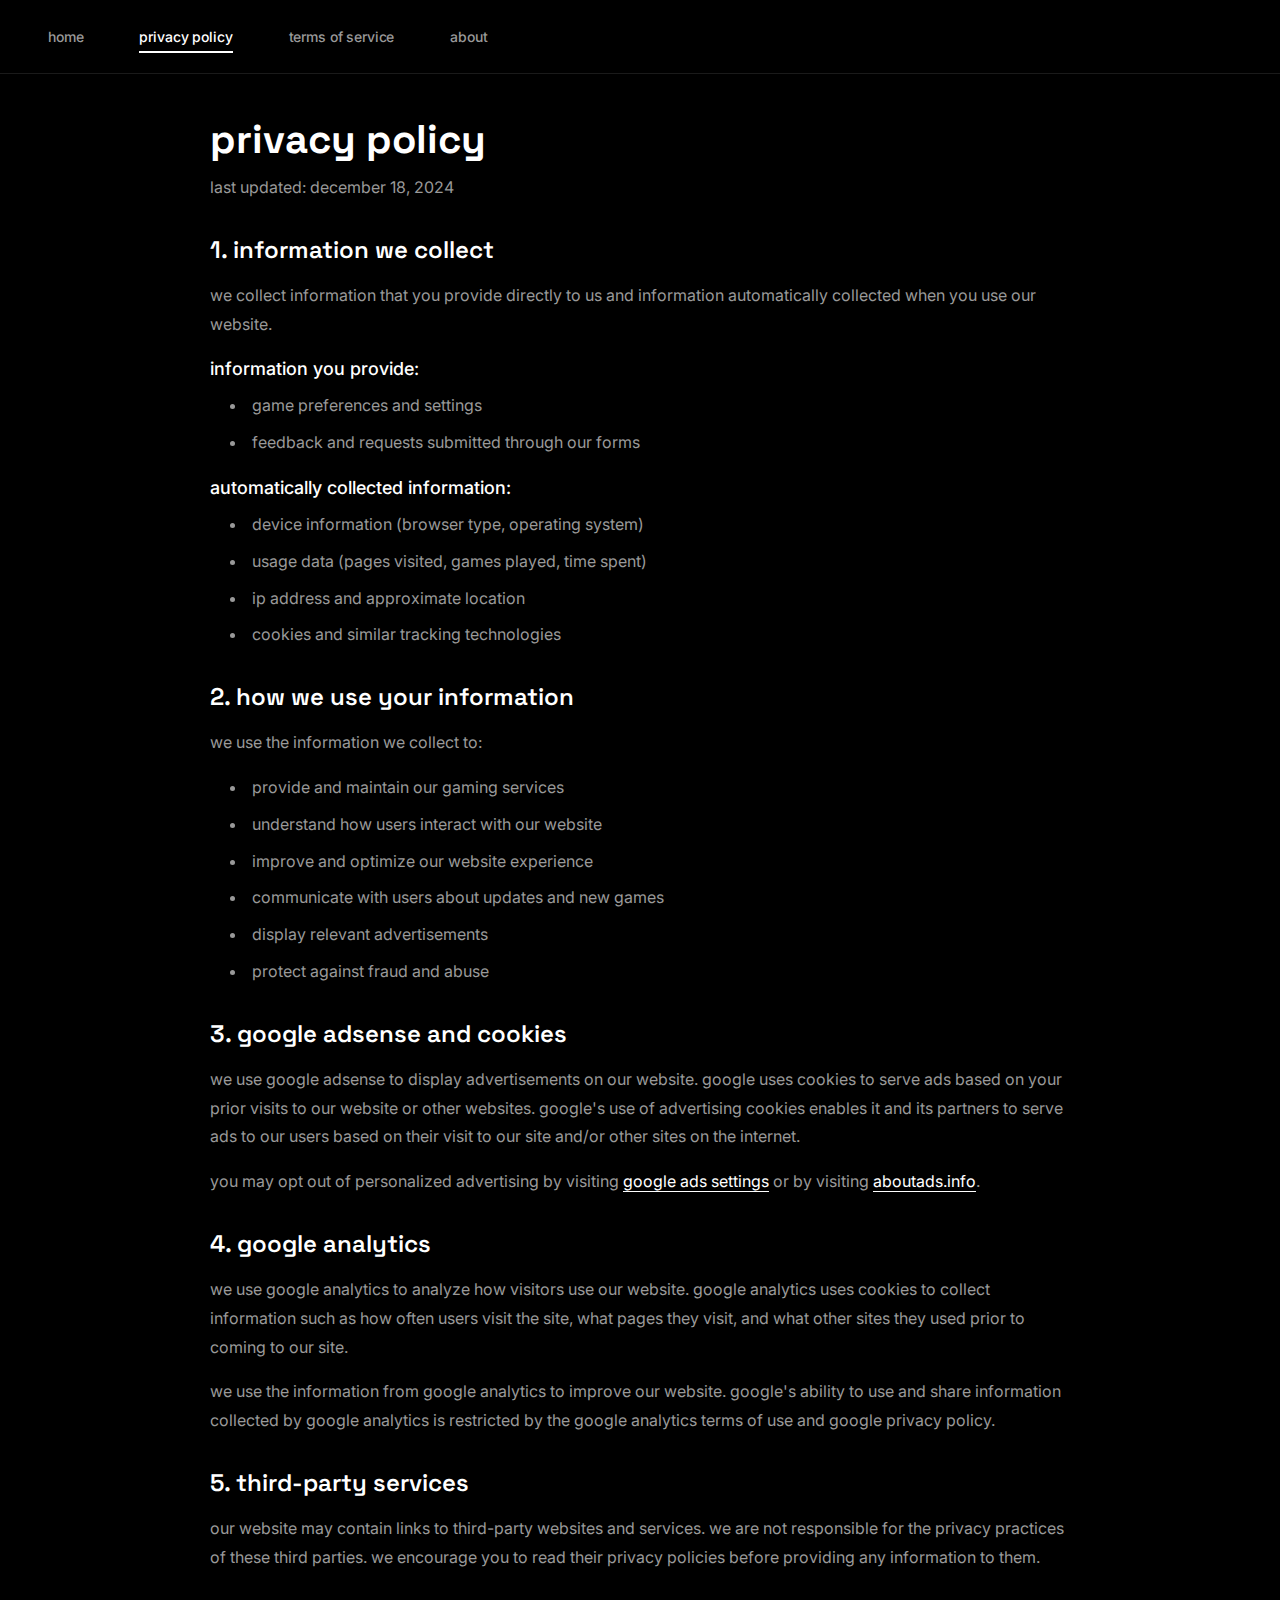
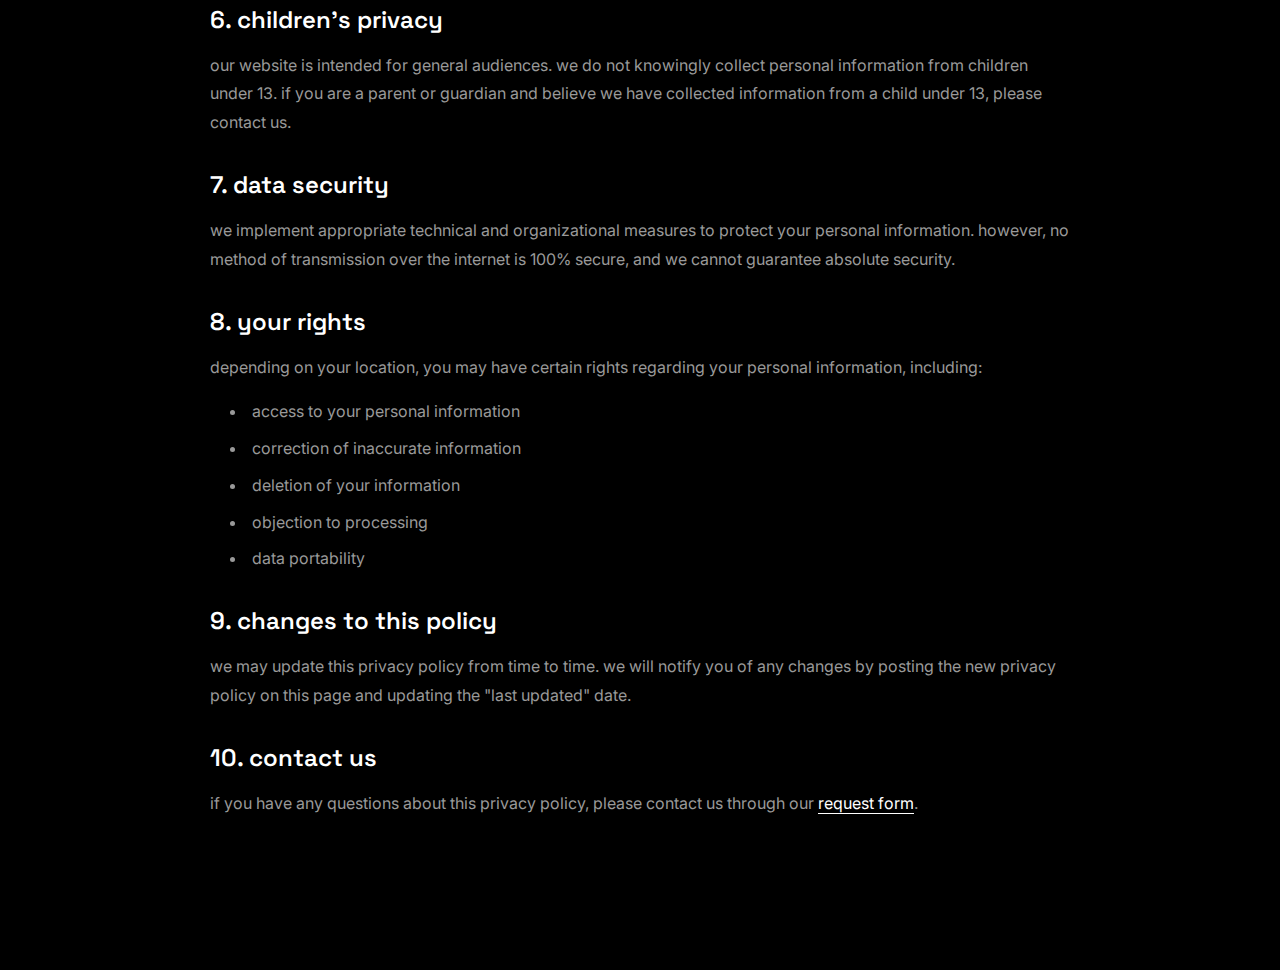
<file: privacy-policy.html>
<!DOCTYPE html>
<html lang="en">
<head>
    <meta charset="UTF-8">
    <meta name="viewport" content="width=device-width, initial-scale=1.0">
    <title>privacy policy | druskii128</title>
    <link rel="stylesheet" href="styles.css">
    <link rel="icon" href="favicon.ico" type="image/x-icon">
    <meta name="description" content="Privacy Policy for druskii128 games website">
    <!-- Google Analytics -->
    <script async src="https://www.googletagmanager.com/gtag/js?id=G-F08N1KVKEF"></script>
    <script>
      window.dataLayer = window.dataLayer || [];
      function gtag(){dataLayer.push(arguments);}
      gtag('js', new Date());
      gtag('config', 'G-F08N1KVKEF');
    </script>
    <!-- AdSense -->
    <script async src="https://pagead2.googlesyndication.com/pagead/js/adsbygoogle.js?client=ca-pub-9261158347206771" crossorigin="anonymous"></script>
</head>
<body>

<header class="menubar">
  <nav class="topnav">
    <a href="index.html">home</a>
    <a href="privacy-policy.html" class="active">privacy policy</a>
    <a href="terms-of-service.html">terms of service</a>
    <a href="about.html">about</a>
  </nav>
</header>

<main>
    <div class="policy-container">
        <h1>privacy policy</h1>
        <p class="last-updated">last updated: December 18, 2024</p>

        <section>
            <h2>1. information we collect</h2>
            <p>we collect information that you provide directly to us and information automatically collected when you use our website.</p>
            
            <h3>information you provide:</h3>
            <ul>
                <li>game preferences and settings</li>
                <li>feedback and requests submitted through our forms</li>
            </ul>

            <h3>automatically collected information:</h3>
            <ul>
                <li>device information (browser type, operating system)</li>
                <li>usage data (pages visited, games played, time spent)</li>
                <li>ip address and approximate location</li>
                <li>cookies and similar tracking technologies</li>
            </ul>
        </section>

        <section>
            <h2>2. how we use your information</h2>
            <p>we use the information we collect to:</p>
            <ul>
                <li>provide and maintain our gaming services</li>
                <li>understand how users interact with our website</li>
                <li>improve and optimize our website experience</li>
                <li>communicate with users about updates and new games</li>
                <li>display relevant advertisements</li>
                <li>protect against fraud and abuse</li>
            </ul>
        </section>

        <section>
            <h2>3. google adsense and cookies</h2>
            <p>we use google adsense to display advertisements on our website. google uses cookies to serve ads based on your prior visits to our website or other websites. google's use of advertising cookies enables it and its partners to serve ads to our users based on their visit to our site and/or other sites on the internet.</p>
            
            <p>you may opt out of personalized advertising by visiting <a href="https://www.google.com/settings/ads" target="_blank" rel="noopener noreferrer">google ads settings</a> or by visiting <a href="http://www.aboutads.info/choices/" target="_blank" rel="noopener noreferrer">aboutads.info</a>.</p>
        </section>

        <section>
            <h2>4. google analytics</h2>
            <p>we use google analytics to analyze how visitors use our website. google analytics uses cookies to collect information such as how often users visit the site, what pages they visit, and what other sites they used prior to coming to our site.</p>
            
            <p>we use the information from google analytics to improve our website. google's ability to use and share information collected by google analytics is restricted by the google analytics terms of use and google privacy policy.</p>
        </section>

        <section>
            <h2>5. third-party services</h2>
            <p>our website may contain links to third-party websites and services. we are not responsible for the privacy practices of these third parties. we encourage you to read their privacy policies before providing any information to them.</p>
        </section>

        <section>
            <h2>6. children's privacy</h2>
            <p>our website is intended for general audiences. we do not knowingly collect personal information from children under 13. if you are a parent or guardian and believe we have collected information from a child under 13, please contact us.</p>
        </section>

        <section>
            <h2>7. data security</h2>
            <p>we implement appropriate technical and organizational measures to protect your personal information. however, no method of transmission over the internet is 100% secure, and we cannot guarantee absolute security.</p>
        </section>

        <section>
            <h2>8. your rights</h2>
            <p>depending on your location, you may have certain rights regarding your personal information, including:</p>
            <ul>
                <li>access to your personal information</li>
                <li>correction of inaccurate information</li>
                <li>deletion of your information</li>
                <li>objection to processing</li>
                <li>data portability</li>
            </ul>
        </section>

        <section>
            <h2>9. changes to this policy</h2>
            <p>we may update this privacy policy from time to time. we will notify you of any changes by posting the new privacy policy on this page and updating the "last updated" date.</p>
        </section>

        <section>
            <h2>10. contact us</h2>
            <p>if you have any questions about this privacy policy, please contact us through our <a href="https://forms.gle/eRT37jLokfETBNUs6" target="_blank" rel="noopener noreferrer">request form</a>.</p>
        </section>
    </div>
</main>

<style>
.policy-container {
    max-width: 900px;
    margin: 0 auto;
    padding: 40px 20px;
}

.policy-container h1 {
    font-size: 2.5rem;
    margin-bottom: 8px;
    color: var(--text-primary);
    font-family: 'Space Grotesk', sans-serif;
    font-weight: 700;
}

.last-updated {
    color: var(--text-muted);
    font-size: 0.875rem;
    margin-bottom: 40px;
}

.policy-container section {
    margin-bottom: 32px;
}

.policy-container h2 {
    font-size: 1.5rem;
    margin-bottom: 16px;
    margin-top: 32px;
    color: var(--text-primary);
    font-family: 'Space Grotesk', sans-serif;
    font-weight: 600;
}

.policy-container h3 {
    font-size: 1.125rem;
    margin-bottom: 12px;
    margin-top: 20px;
    color: var(--text-primary);
    font-weight: 500;
}

.policy-container p {
    line-height: 1.8;
    margin-bottom: 16px;
    color: var(--text-secondary);
    font-size: 1rem;
}

.policy-container ul {
    list-style-position: inside;
    margin-bottom: 16px;
    margin-left: 20px;
}

.policy-container li {
    line-height: 1.8;
    margin-bottom: 8px;
    color: var(--text-secondary);
    font-size: 1rem;
}

.policy-container a {
    color: var(--primary);
    text-decoration: none;
    border-bottom: 1px solid var(--primary);
    transition: opacity 0.2s ease;
}

.policy-container a:hover {
    opacity: 0.7;
}
</style>

</body>
</html>
</file>
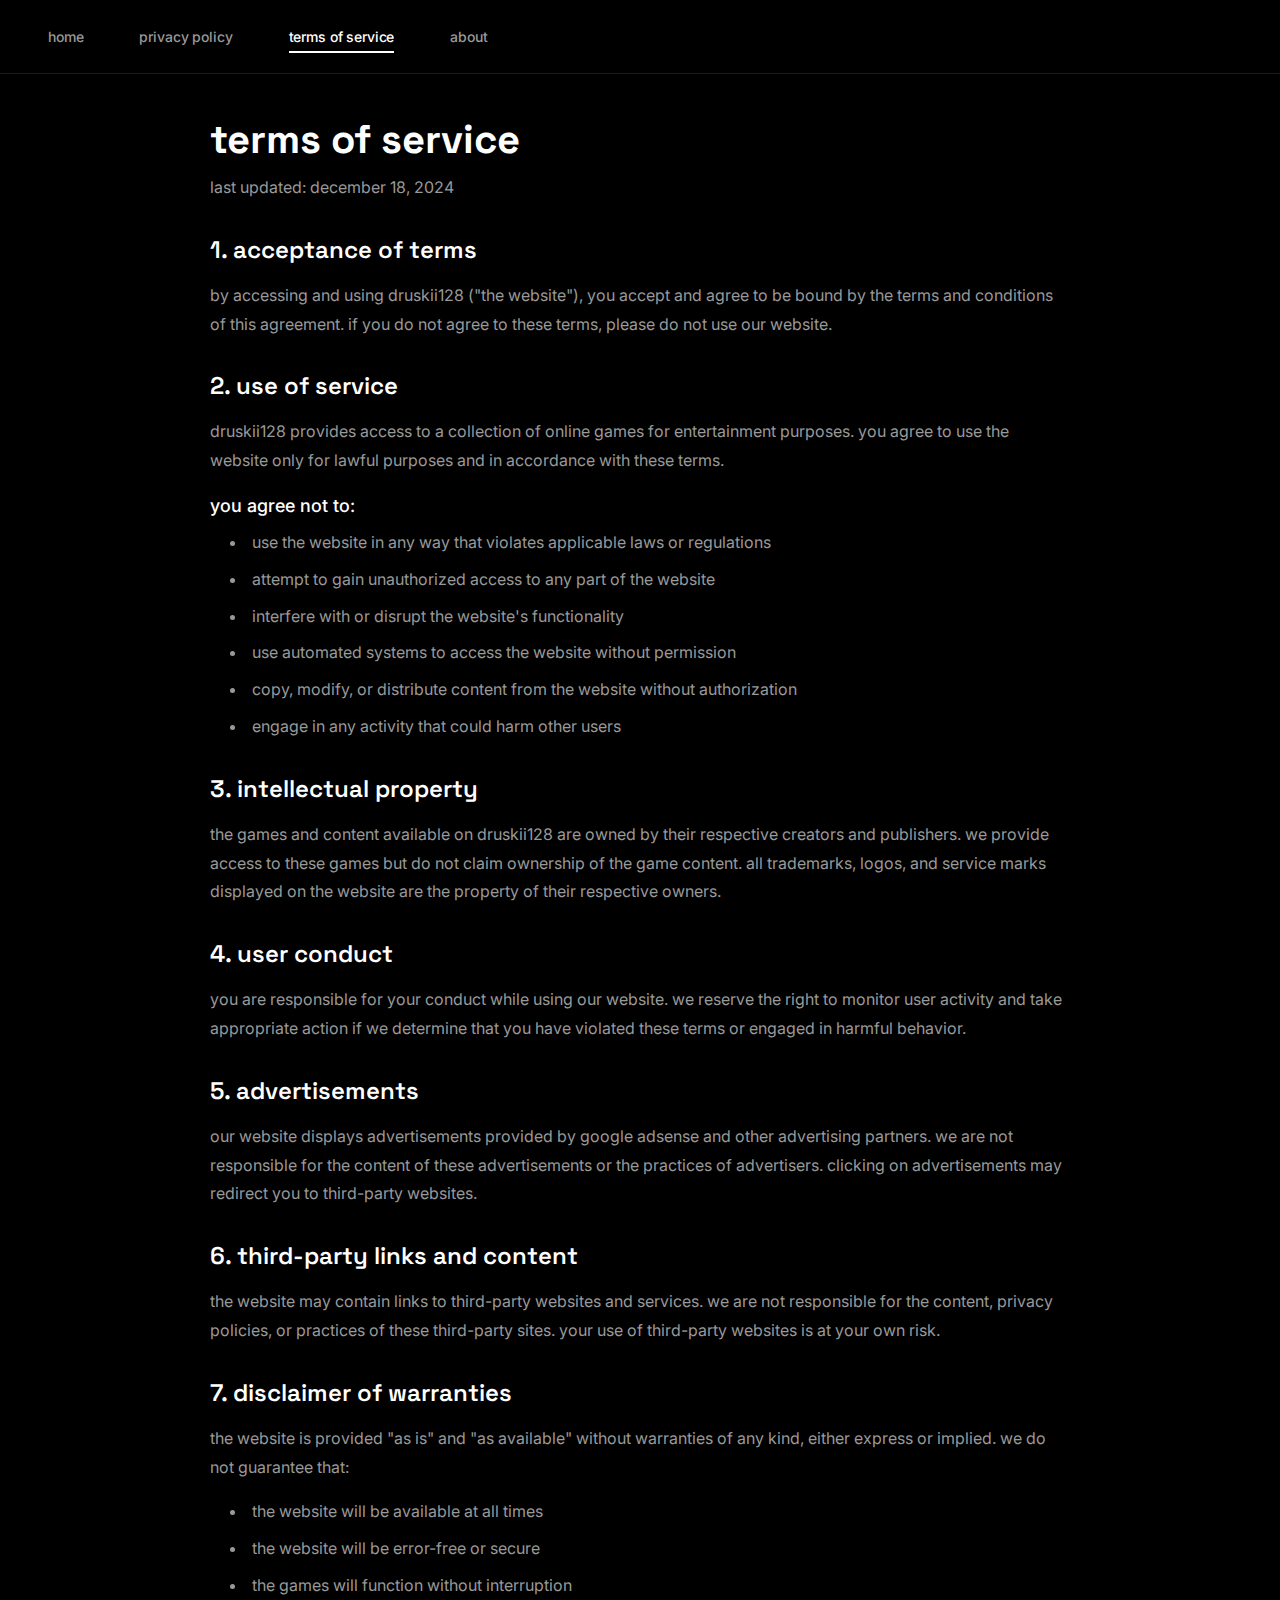
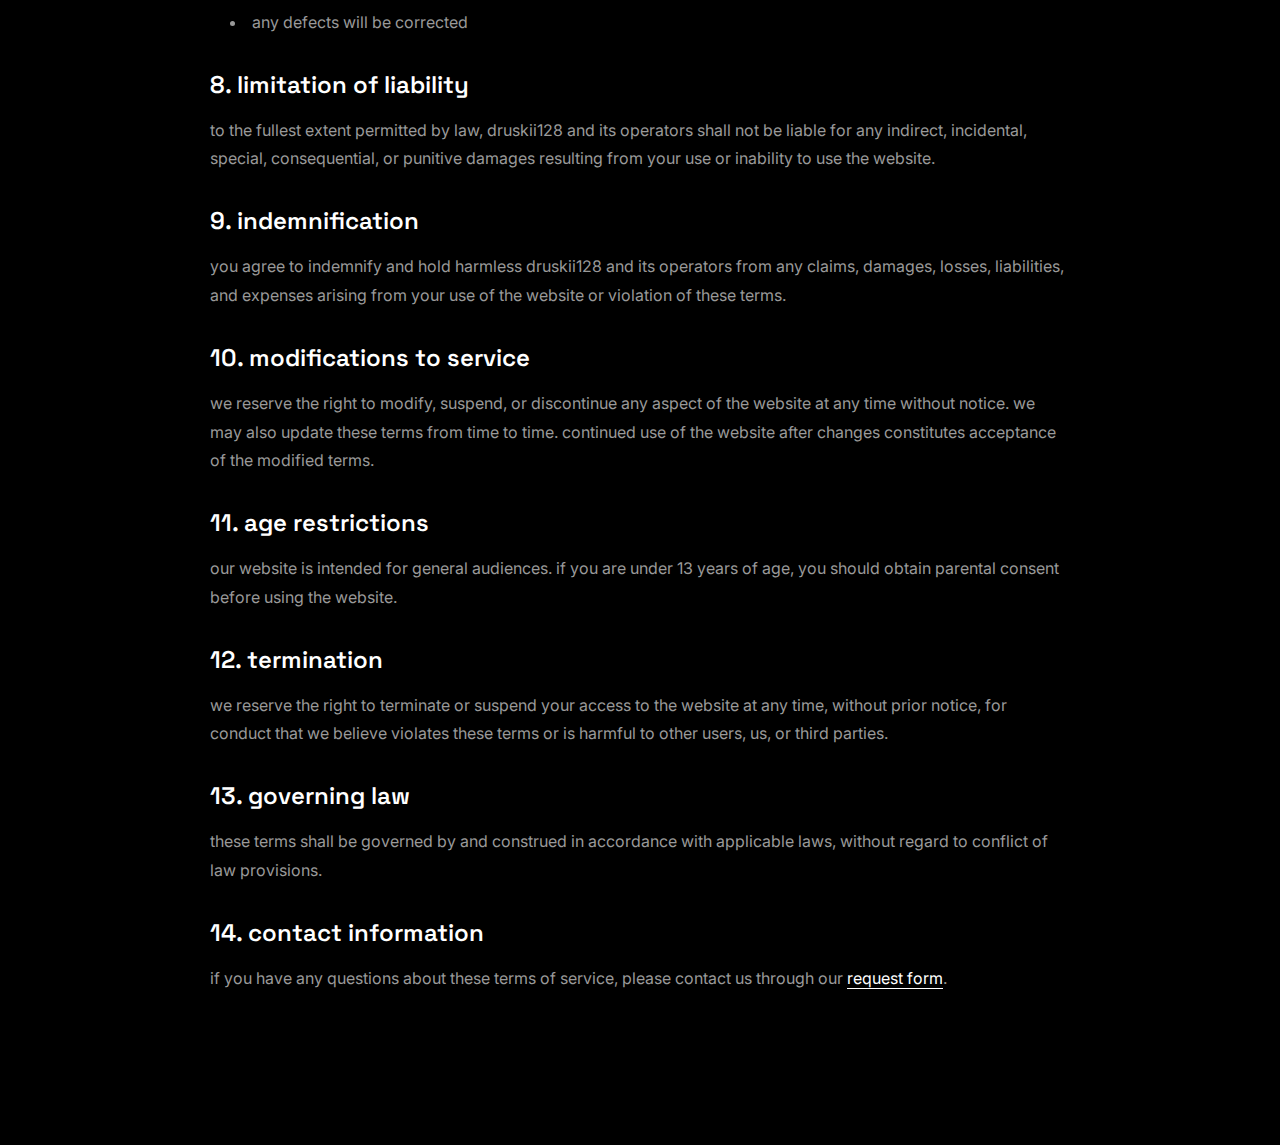
<file: terms-of-service.html>
<!DOCTYPE html>
<html lang="en">
<head>
    <meta charset="UTF-8">
    <meta name="viewport" content="width=device-width, initial-scale=1.0">
    <title>terms of service | druskii128</title>
    <link rel="stylesheet" href="styles.css">
    <link rel="icon" href="favicon.ico" type="image/x-icon">
    <meta name="description" content="Terms of Service for druskii128 games website">
    <!-- Google Analytics -->
    <script async src="https://www.googletagmanager.com/gtag/js?id=G-F08N1KVKEF"></script>
    <script>
      window.dataLayer = window.dataLayer || [];
      function gtag(){dataLayer.push(arguments);}
      gtag('js', new Date());
      gtag('config', 'G-F08N1KVKEF');
    </script>
    <!-- AdSense -->
    <script async src="https://pagead2.googlesyndication.com/pagead/js/adsbygoogle.js?client=ca-pub-9261158347206771" crossorigin="anonymous"></script>
</head>
<body>

<header class="menubar">
  <nav class="topnav">
    <a href="index.html">home</a>
    <a href="privacy-policy.html">privacy policy</a>
    <a href="terms-of-service.html" class="active">terms of service</a>
    <a href="about.html">about</a>
  </nav>
</header>

<main>
    <div class="policy-container">
        <h1>terms of service</h1>
        <p class="last-updated">last updated: December 18, 2024</p>

        <section>
            <h2>1. acceptance of terms</h2>
            <p>by accessing and using druskii128 ("the website"), you accept and agree to be bound by the terms and conditions of this agreement. if you do not agree to these terms, please do not use our website.</p>
        </section>

        <section>
            <h2>2. use of service</h2>
            <p>druskii128 provides access to a collection of online games for entertainment purposes. you agree to use the website only for lawful purposes and in accordance with these terms.</p>
            
            <h3>you agree not to:</h3>
            <ul>
                <li>use the website in any way that violates applicable laws or regulations</li>
                <li>attempt to gain unauthorized access to any part of the website</li>
                <li>interfere with or disrupt the website's functionality</li>
                <li>use automated systems to access the website without permission</li>
                <li>copy, modify, or distribute content from the website without authorization</li>
                <li>engage in any activity that could harm other users</li>
            </ul>
        </section>

        <section>
            <h2>3. intellectual property</h2>
            <p>the games and content available on druskii128 are owned by their respective creators and publishers. we provide access to these games but do not claim ownership of the game content. all trademarks, logos, and service marks displayed on the website are the property of their respective owners.</p>
        </section>

        <section>
            <h2>4. user conduct</h2>
            <p>you are responsible for your conduct while using our website. we reserve the right to monitor user activity and take appropriate action if we determine that you have violated these terms or engaged in harmful behavior.</p>
        </section>

        <section>
            <h2>5. advertisements</h2>
            <p>our website displays advertisements provided by google adsense and other advertising partners. we are not responsible for the content of these advertisements or the practices of advertisers. clicking on advertisements may redirect you to third-party websites.</p>
        </section>

        <section>
            <h2>6. third-party links and content</h2>
            <p>the website may contain links to third-party websites and services. we are not responsible for the content, privacy policies, or practices of these third-party sites. your use of third-party websites is at your own risk.</p>
        </section>

        <section>
            <h2>7. disclaimer of warranties</h2>
            <p>the website is provided "as is" and "as available" without warranties of any kind, either express or implied. we do not guarantee that:</p>
            <ul>
                <li>the website will be available at all times</li>
                <li>the website will be error-free or secure</li>
                <li>the games will function without interruption</li>
                <li>any defects will be corrected</li>
            </ul>
        </section>

        <section>
            <h2>8. limitation of liability</h2>
            <p>to the fullest extent permitted by law, druskii128 and its operators shall not be liable for any indirect, incidental, special, consequential, or punitive damages resulting from your use or inability to use the website.</p>
        </section>

        <section>
            <h2>9. indemnification</h2>
            <p>you agree to indemnify and hold harmless druskii128 and its operators from any claims, damages, losses, liabilities, and expenses arising from your use of the website or violation of these terms.</p>
        </section>

        <section>
            <h2>10. modifications to service</h2>
            <p>we reserve the right to modify, suspend, or discontinue any aspect of the website at any time without notice. we may also update these terms from time to time. continued use of the website after changes constitutes acceptance of the modified terms.</p>
        </section>

        <section>
            <h2>11. age restrictions</h2>
            <p>our website is intended for general audiences. if you are under 13 years of age, you should obtain parental consent before using the website.</p>
        </section>

        <section>
            <h2>12. termination</h2>
            <p>we reserve the right to terminate or suspend your access to the website at any time, without prior notice, for conduct that we believe violates these terms or is harmful to other users, us, or third parties.</p>
        </section>

        <section>
            <h2>13. governing law</h2>
            <p>these terms shall be governed by and construed in accordance with applicable laws, without regard to conflict of law provisions.</p>
        </section>

        <section>
            <h2>14. contact information</h2>
            <p>if you have any questions about these terms of service, please contact us through our <a href="https://forms.gle/eRT37jLokfETBNUs6" target="_blank" rel="noopener noreferrer">request form</a>.</p>
        </section>
    </div>
</main>

<style>
.policy-container {
    max-width: 900px;
    margin: 0 auto;
    padding: 40px 20px;
}

.policy-container h1 {
    font-size: 2.5rem;
    margin-bottom: 8px;
    color: var(--text-primary);
    font-family: 'Space Grotesk', sans-serif;
    font-weight: 700;
}

.last-updated {
    color: var(--text-muted);
    font-size: 0.875rem;
    margin-bottom: 40px;
}

.policy-container section {
    margin-bottom: 32px;
}

.policy-container h2 {
    font-size: 1.5rem;
    margin-bottom: 16px;
    margin-top: 32px;
    color: var(--text-primary);
    font-family: 'Space Grotesk', sans-serif;
    font-weight: 600;
}

.policy-container h3 {
    font-size: 1.125rem;
    margin-bottom: 12px;
    margin-top: 20px;
    color: var(--text-primary);
    font-weight: 500;
}

.policy-container p {
    line-height: 1.8;
    margin-bottom: 16px;
    color: var(--text-secondary);
    font-size: 1rem;
}

.policy-container ul {
    list-style-position: inside;
    margin-bottom: 16px;
    margin-left: 20px;
}

.policy-container li {
    line-height: 1.8;
    margin-bottom: 8px;
    color: var(--text-secondary);
    font-size: 1rem;
}

.policy-container a {
    color: var(--primary);
    text-decoration: none;
    border-bottom: 1px solid var(--primary);
    transition: opacity 0.2s ease;
}

.policy-container a:hover {
    opacity: 0.7;
}
</style>

</body>
</html>
</file>
<file: styles.css>
/* modern aesthetic gaming theme */

@import url('https://fonts.googleapis.com/css2?family=Inter:wght@300;400;500;600;700;800;900&family=Space+Grotesk:wght@400;500;600;700&display=swap');

* {
  margin: 0;
  padding: 0;
  box-sizing: border-box;
  font-family: 'Inter', -apple-system, BlinkMacSystemFont, sans-serif;
}

:root {
  --primary: #ffffff;
  --primary-dark: #e5e5e5;
  --secondary: #cccccc;
  --accent: #f5f5f5;
  --success: #ffffff;
  --bg-dark: #000000;
  --bg-card: #0a0a0a;
  --bg-elevated: #1a1a1a;
  --bg-topbar: #000000;
  --bg-modal: #000000;
  --bg-modal-header: #0a0a0a;
  --text-primary: #ffffff;
  --text-secondary: #999999;
  --text-muted: #666666;
  --text-topbar: #999999;
  --text-title: #ffffff;
  --text-game-card: #ffffff;
  --text-modal: #999999;
  --text-modal-header: #ffffff;
  --border-modal: #333333;
  --border-topbar: #1a1a1a;
  --bg-search-bar: #0a0a0a;
  --bg-search-bar-focus: #0a0a0a;
  --border-search-bar: #1a1a1a;
}

body {
  background: var(--bg-dark);
  background-image: none;
  color: var(--text-primary);
  -webkit-font-smoothing: antialiased;
  -moz-osx-font-smoothing: grayscale;
  overflow-x: hidden;
  min-height: 100vh;
  text-transform: lowercase;
}

@keyframes fadeInUp {
  from {
    opacity: 0;
    transform: translateY(20px);
  }
  to {
    opacity: 1;
    transform: translateY(0);
  }
}

@keyframes slideIn {
  from {
    opacity: 0;
    transform: translateX(-20px);
  }
  to {
    opacity: 1;
    transform: translateX(0);
  }
}

.flex-container {
  animation: fadeInUp 0.5s ease-out;
}

.game-link {
  animation: fadeInUp 0.3s ease-out backwards;
}

.game-link:nth-child(1) { animation-delay: 0.05s; }
.game-link:nth-child(2) { animation-delay: 0.08s; }
.game-link:nth-child(3) { animation-delay: 0.11s; }
.game-link:nth-child(4) { animation-delay: 0.14s; }
.game-link:nth-child(5) { animation-delay: 0.17s; }

header {
  background: var(--bg-topbar);
  backdrop-filter: none;
  border-bottom: 1px solid var(--border-topbar);
  box-shadow: none;
  position: sticky;
  top: 0;
  z-index: 100;
  animation: slideDown 0.4s ease-out;
}

@keyframes slideDown {
  from {
    transform: translateY(-100%);
    opacity: 0;
  }
  to {
    transform: translateY(0);
    opacity: 1;
  }
}

.topnav {
  display: flex;
  align-items: center;
  gap: 24px;
  padding: 20px 48px;
  max-width: 1400px;
  margin: 0 auto;
}

.topnav a {
  color: var(--text-topbar);
  text-decoration: none;
  font-weight: 500;
  font-size: 0.875rem;
  margin-right: 32px;
  transition: all 0.2s ease;
  position: relative;
  padding: 8px 0;
  letter-spacing: -0.01em;
}

.topnav a::after {
  content: '';
  position: absolute;
  bottom: 0;
  left: 0;
  width: 0;
  height: 2px;
  background: var(--primary);
  transition: width 0.3s ease;
}

.topnav a:hover::after,
.topnav a.active::after {
  width: 100%;
}

.topnav a:hover,
.topnav a.active {
  color: var(--text-primary);
}

.topnav-right {
  display: flex;
  gap: 32px;
  align-items: center;
  color: var(--text-muted);
  font-size: 0.8125rem;
  font-weight: 400;
  flex-shrink: 0;
}

/* Theme Dropdown Styling */
.theme-toggle {
  background: var(--bg-card);
  color: var(--text-primary);
  border: 1px solid var(--bg-elevated);
  border-radius: 8px;
  padding: 8px 12px;
  font-size: 1.25rem;
  font-family: 'Inter', -apple-system, BlinkMacSystemFont, sans-serif;
  cursor: pointer;
  transition: all 0.2s ease;
  outline: none;
  display: flex;
  align-items: center;
  justify-content: center;
  min-width: 40px;
  height: 40px;
}

.theme-toggle:hover {
  background: var(--bg-elevated);
  border-color: var(--primary);
  transform: scale(1.05);
}

.theme-toggle:focus {
  border-color: var(--primary);
  box-shadow: 0 0 0 2px var(--bg-elevated);
}

.theme-icon {
  display: flex;
  align-items: center;
  justify-content: center;
}

.title {
  font-size: 4rem;
  margin: 60px 0 16px;
  text-align: left;
  color: var(--text-title);
  font-family: 'Space Grotesk', sans-serif;
  animation: fadeInUp 0.6s ease-out;
  font-weight: 700;
  letter-spacing: -0.04em;
  text-shadow: none;
  position: relative;
}

.title::after {
  content: none;
}

main {
  max-width: 1600px;
  margin: 0 auto;
  padding: 0 48px 80px;
}

.search-container {
  display: flex;
  justify-content: flex-start;
  margin: 48px 0 64px;
  position: relative;
}

.search-box {
  width: 100%;
  max-width: 560px;
  padding: 14px 48px 14px 20px;
  border: 1px solid var(--border-search-bar);
  border-radius: 12px;
  background: var(--bg-search-bar);
  color: var(--text-primary);
  font-size: 0.9375rem;
  font-weight: 400;
  outline: none;
  transition: all 0.2s ease;
  box-shadow: none;
}

.search-box::placeholder {
  color: var(--text-muted);
  font-weight: 400;
}

.search-box:focus {
  background: var(--bg-search-bar-focus);
  box-shadow: 0 0 0 2px var(--primary);
  border-color: var(--primary);
}

/* search in topbar */
.topnav .search-inline {
  display: flex;
  align-items: center;
  gap: 10px;
  flex: 1;
}
.search-results {
  position: absolute;
  top: 100%;
  left: 0;
  right: auto;
  max-width: 480px;
  background: var(--bg-card);
  border: 1px solid var(--bg-elevated);
  border-radius: 10px;
  z-index: 1000;
}
.topnav .search-inline .search-box {
  width: 100%;
  max-width: none;
  min-width: 160px;
  margin: 0;
  padding: 10px 36px 10px 14px;
  border-radius: 10px;
}
.topnav .search-inline .clear-search {
  position: static;
}

@media (max-width: 768px) {
  .title {
    font-size: 2rem;
    margin: 24px 0 12px;
  }
  .topnav {
    padding: 14px 16px;
    gap: 8px;
  }
  .topnav a {
    margin-right: 16px;
  }
  .topnav .search-inline {
    flex: 1;
  }
  .topnav .search-inline .search-box {
    width: 100%;
    max-width: none;
    min-width: 120px;
  }
}

.clear-search {
  position: absolute;
  right: calc(50% - 270px);
  top: 50%;
  transform: translateY(-50%);
  background: transparent;
  border: none;
  border-radius: 6px;
  width: 28px;
  height: 28px;
  font-size: 18px;
  color: var(--text-muted);
  cursor: pointer;
  display: none;
  transition: all 0.2s ease;
  line-height: 1;
  padding: 0;
  font-weight: 400;
}

.clear-search:hover {
  background: var(--bg-elevated);
  color: var(--text-primary);
  transform: translateY(-50%) scale(1.1);
}

.search-results {
  position: absolute;
  top: 56px;
  width: 100%;
  max-width: 560px;
  background: var(--bg-card);
  border-radius: 12px;
  overflow: hidden;
  display: none;
  z-index: 1000;
  box-shadow: 0 10px 40px rgba(0, 0, 0, 0.6);
  border: 1px solid var(--bg-elevated);
  max-height: 480px;
  overflow-y: auto;
}

.search-result-item {
  display: flex;
  align-items: center;
  padding: 12px 16px;
  cursor: pointer;
  transition: all 0.15s ease;
  text-decoration: none;
  color: var(--text-primary);
  border-bottom: 1px solid rgba(39, 39, 42, 0.5);
  position: relative;
}

.search-result-item::before {
  content: none;
}

.search-result-item:last-child {
  border-bottom: none;
}

.search-result-item:hover {
  background: var(--bg-elevated);
}

.search-result-icon {
  width: 44px;
  height: 44px;
  border-radius: 8px;
  margin-right: 14px;
  object-fit: cover;
  box-shadow: 0 2px 8px rgba(0, 0, 0, 0.4);
}

.search-result-title {
  font-size: 0.9375rem;
  font-weight: 500;
  color: var(--text-primary);
}

.no-results {
  padding: 32px;
  text-align: center;
  color: var(--text-muted);
  font-style: normal;
  font-weight: 400;
  font-size: 0.9375rem;
}

/* custom scrollbar for search results */
.search-results::-webkit-scrollbar {
  width: 6px;
}

.search-results::-webkit-scrollbar-track {
  background: transparent;
}

.search-results::-webkit-scrollbar-thumb {
  background: var(--bg-elevated);
  border-radius: 3px;
}

.search-results::-webkit-scrollbar-thumb:hover {
  background: var(--primary);
}

/* trending games - horizontal grid */
#trending-games.flex-container {
  display: grid;
  grid-template-columns: repeat(auto-fit, minmax(180px, 1fr));
  gap: 20px;
  margin: 32px 0 48px;
  width: 100%;
}

/* all games - larger grid */
.flex-container {
  display: grid;
  grid-template-columns: repeat(auto-fill, minmax(200px, 1fr));
  gap: 24px;
  margin: 32px 0 80px;
  width: 100%;
}

@media (max-width: 1024px) {
  #games.flex-container {
    grid-template-columns: repeat(auto-fill, minmax(200px, 1fr));
    gap: 20px;
  }
}

@media (max-width: 768px) {
  .flex-container {
    grid-template-columns: repeat(auto-fill, minmax(150px, 1fr));
    gap: 16px;
  }
  
  #games.flex-container {
    grid-template-columns: repeat(auto-fill, minmax(150px, 1fr));
  }
}

.game-link {
  text-decoration: none;
  display: block;
  height: 100%;
}

.game-tile, .game-tile-popular {
  width: 100%;
  height: 100%;
  border-radius: 8px;
  background: var(--bg-card);
  padding: 0;
  text-align: center;
  transition: all 0.2s ease;
  position: relative;
  overflow: hidden;
  cursor: pointer;
  box-shadow: none;
  border: 1px solid var(--bg-elevated);
  display: flex;
  flex-direction: column;
}

.game-tile::before {
  content: '';
  position: absolute;
  top: 0;
  left: 0;
  right: 0;
  bottom: 0;
  background: transparent;
  opacity: 0;
  transition: opacity 0.4s ease;
  z-index: 1;
  pointer-events: none;
}

.game-tile:hover::before {
  opacity: 1;
}

/* Popular/Featured games get special styling */
.game-tile-popular {
  background: linear-gradient(135deg, var(--bg-card) 0%, var(--bg-elevated) 100%);
  border: 2px solid var(--primary);
  box-shadow: 0 8px 32px rgba(99, 102, 241, 0.3);
}

.game-tile-popular::before {
  background: transparent;
}

.game-tile:hover, .game-tile-popular:hover {
  transform: translateY(-4px);
  box-shadow: 0 0 0 2px var(--primary);
  border-color: var(--primary);
  background: var(--bg-elevated);
}

.game-icon {
  width: 100%;
  height: auto;
  aspect-ratio: 1;
  border-radius: 8px 8px 0 0;
  transition: transform 0.2s ease;
  position: relative;
  z-index: 2;
  object-fit: cover;
  border-bottom: 1px solid var(--bg-elevated);
}

.game-tile:hover .game-icon,
.game-tile-popular:hover .game-icon {
  transform: scale(1.03);
}

.game-tile:hover .game-icon, 
.game-tile-popular:hover .game-icon {
  transform: scale(1.03);
}

.game-title {
  color: var(--text-game-card);
  font-size: 0.875rem;
  padding: 14px 10px;
  transition: all 0.2s ease;
  position: relative;
  z-index: 2;
  font-weight: 500;
  line-height: 1.3;
  flex: 1;
  display: flex;
  align-items: center;
  justify-content: center;
}

.play-counter {
  position: absolute;
  top: 8px;
  right: 8px;
  display: flex;
  align-items: center;
  gap: 4px;
  background: rgba(0, 0, 0, 0.8);
  padding: 4px 8px;
  border-radius: 4px;
  z-index: 3;
  font-size: 0.75rem;
  color: #ffffff;
  font-weight: 500;
}

.play-counter-icon {
  font-size: 12px;
}

.game-tile:hover .game-title {
  color: var(--primary);
}

.game-tile-popular .game-title {
  color: var(--text-game-card);
  font-weight: 600;
  font-size: 0.9375rem;
}

.game-tile-popular:hover .game-title {
  color: var(--primary);
}

.text-center {
  text-align: center;
}

h1.text-center, h2.text-center {
  margin: 64px 0 32px;
  font-size: 2rem;
  color: var(--text-primary);
  font-family: 'Space Grotesk', sans-serif;
  font-weight: 600;
  letter-spacing: -0.02em;
  position: relative;
  padding-bottom: 0;
  text-align: left;
}

h2.text-center {
  font-size: 1.5rem;
  margin: 56px 0 28px;
}

h2.text-center::before {
  content: none;
}

a.active::before {
  opacity: 1 !important;
}

/* Section dividers */
#games {
  margin-bottom: 60px;
}

/* popular/featured games badge - removed */

@keyframes pulse {
  0%, 100% {
    transform: scale(1);
  }
  50% {
    transform: scale(1.05);
  }
}

/* responsive adjustments */
@media (max-width: 768px) {
  .title {
    font-size: 3rem;
    margin: 48px auto 12px;
  }
  
  .topnav {
    padding: 16px 24px;
    flex-direction: column;
    gap: 12px;
    align-items: flex-start;
  }
  
  .topnav a {
    margin-right: 16px;
    padding: 6px 0;
  }
  
  .topnav-right {
    font-size: 0.75rem;
    flex-wrap: wrap;
  }
  
  h1.text-center, h2.text-center {
    font-size: 1.5rem;
    margin: 40px 0 24px;
  }
  
  h2.text-center {
    font-size: 1.25rem;
  }
  
  main {
    padding: 0 24px 48px;
  }
  
  .search-box {
    font-size: 0.875rem;
    padding: 12px 40px 12px 16px;
  }
  
  .clear-search {
    right: 16px;
  }
}

/* hero section styling */
.hero-section {
  position: relative;
  margin-bottom: 40px;
  text-align: left;
  max-width: 800px;
}

/* Modal Styles */
.modal {
  display: none;
  position: fixed;
  z-index: 1000;
  left: 0;
  top: 0;
  width: 100%;
  height: 100%;
  overflow: auto;
  background-color: rgba(0, 0, 0, 0.7);
  backdrop-filter: blur(8px);
  animation: fadeIn 0.3s ease-out;
}

@keyframes fadeIn {
  from {
    opacity: 0;
  }
  to {
    opacity: 1;
  }
}

.modal .modal-content {
  background: var(--bg-modal);
  margin: 5% auto;
  padding: 0;
  border: 1px solid var(--border-modal);
  border-radius: 8px;
  width: 90%;
  max-width: 800px;
  box-shadow: 0 0 0 1px var(--border-modal);
  animation: slideInModal 0.4s ease-out;
  max-height: 85vh;
  display: flex;
  flex-direction: column;
}

@keyframes slideInModal {
  from {
    transform: translateY(-50px);
    opacity: 0;
  }
  to {
    transform: translateY(0);
    opacity: 1;
  }
}

.modal-header {
  padding: 20px 24px;
  background: var(--bg-modal-header);
  border-bottom: 1px solid var(--bg-elevated);
  border-radius: 12px 12px 0 0;
  display: flex;
  justify-content: space-between;
  align-items: center;
}

.modal-header h2 {
  margin: 0;
  font-size: 1.5rem;
  font-weight: 600;
  color: var(--text-modal-header);
  font-family: 'Space Grotesk', sans-serif;
  letter-spacing: -0.02em;
}

.modal-header h2::before {
  display: none;
}

.modal-close {
  color: var(--text-muted);
  font-size: 28px;
  font-weight: 400;
  cursor: pointer;
  transition: all 0.2s ease;
  line-height: 1;
  width: 32px;
  height: 32px;
  display: flex;
  align-items: center;
  justify-content: center;
  border-radius: 6px;
}

.modal-close:hover,
.modal-close:focus {
  color: var(--text-primary);
  background: var(--bg-elevated);
}

.modal-body {
  padding: 24px;
  overflow-y: auto;
  max-height: calc(85vh - 100px);
}

.modal-body::-webkit-scrollbar {
  width: 6px;
}

.modal-body::-webkit-scrollbar-track {
  background: transparent;
  border-radius: 3px;
}

.modal-body::-webkit-scrollbar-thumb {
  background: var(--bg-elevated);
  border-radius: 3px;
}

.modal-body::-webkit-scrollbar-thumb:hover {
  background: var(--primary);
}

.loading {
  text-align: center;
  padding: 40px;
  color: var(--text-muted);
  font-size: 1.1rem;
  font-weight: 500;
}

.changelog-item {
  display: flex;
  gap: 20px;
  padding: 16px;
  background: var(--bg-card);
  border-radius: 4px;
  margin-bottom: 12px;
  transition: all 0.2s ease;
  border: 1px solid var(--bg-elevated);
}

.changelog-item:hover {
  background: var(--bg-elevated);
  border-color: var(--primary);
  transform: translateX(2px);
}

.changelog-date {
  flex-shrink: 0;
  width: 160px;
  font-size: 0.8125rem;
  font-weight: 500;
  color: var(--text-muted);
  font-family: 'Monaco', 'Courier New', monospace;
  line-height: 1.6;
}

.changelog-content {
  flex: 1;
  display: flex;
  align-items: center;
  justify-content: space-between;
  gap: 14px;
}

.changelog-message {
  flex: 1;
  font-size: 0.9375rem;
  color: var(--text-primary);
  font-weight: 400;
  line-height: 1.6;
}

.changelog-link {
  flex-shrink: 0;
  width: 28px;
  height: 28px;
  display: flex;
  align-items: center;
  justify-content: center;
  background: var(--bg-card);
  border-radius: 6px;
  transition: all 0.2s ease;
  border: 1px solid var(--bg-elevated);
}

.changelog-link:hover {
  background: var(--bg-elevated);
  transform: scale(1.05);
  border-color: var(--primary);
}

.changelog-link svg {
  width: 16px;
  height: 16px;
  fill: var(--text-muted);
  transition: fill 0.2s ease;
}

.changelog-link:hover svg {
  fill: var(--primary);
}

/* Loading spinner */
@keyframes spin {
  to {
    transform: rotate(360deg);
  }
}

.loading-spinner {
  position: fixed;
  top: 50%;
  left: 50%;
  transform: translate(-50%, -50%);
  z-index: 9999;
  display: none;
}

.loading-spinner.active {
  display: flex;
  align-items: center;
  justify-content: center;
}

.loading-spinner::before {
  content: '';
  width: 60px;
  height: 60px;
  border: 5px solid rgba(255, 255, 255, 0.2);
  border-top-color: #ffffff;
  border-radius: 50%;
  animation: spin 1s linear infinite;
}

.loading-overlay {
  position: fixed;
  top: 0;
  left: 0;
  width: 100%;
  height: 100%;
  background: rgba(0, 0, 0, 0.4);
  z-index: 9998;
  display: none;
}

.loading-overlay.active {
  display: block;
}
  .modal .modal-content {
    width: 95%;
    margin: 10% auto;
  }
  
  .modal-header {
    padding: 18px 20px;
  }
  
  .modal-header h2 {
    font-size: 1.5rem;
  }
  
  .modal-body {
    padding: 20px;
  }
  
  .changelog-item {
    flex-direction: column;
    gap: 12px;
  }
  
  .changelog-date {
    width: 100%;
  }
  
  .changelog-content {
    width: 100%;
  }
}

/* Modal Styles */
#online-users-modal {
  position: fixed;
  top: 0;
  left: 0;
  right: 0;
  bottom: 0;
  background: rgba(0, 0, 0, 0.7);
  display: none;
  align-items: center;
  justify-content: center;
  z-index: 10000;
  font-family: 'inter', arial, sans-serif;
}

#online-users-modal.show {
  display: flex;
}

#online-users-modal .modal-content {
  background: var(--bg-modal);
  border: 1px solid var(--border-modal);
  border-radius: 12px;
  max-width: 500px;
  width: 90%;
  max-height: 70vh;
  overflow-y: auto;
  padding: 20px;
  position: relative;
}

#close-modal-btn {
  position: absolute;
  top: 12px;
  right: 12px;
  background: none;
  border: none;
  color: var(--text-primary);
  font-size: 1.5rem;
  cursor: pointer;
  opacity: 0.7;
  transition: opacity 0.2s;
}

#close-modal-btn:hover {
  opacity: 1;
}

.modal-header-title {
  font-size: 1.25rem;
  font-weight: bold;
  margin-bottom: 16px;
  color: var(--text-modal-header);
}

#users-list {
  display: flex;
  flex-direction: column;
  gap: 12px;
}

.user-card {
  background: var(--bg-card);
  padding: 12px;
  border-radius: 8px;
  font-size: 0.875rem;
  border-left: 3px solid var(--color-online);
  display: flex;
  align-items: center;
  gap: 12px;
}

.user-card strong {
  color: var(--text-primary);
}

.user-card .user-ip {
  color: var(--text-secondary);
  margin-top: 4px;
}

.user-card .user-location {
  color: var(--text-secondary);
  margin-top: 2px;
}

.user-game-thumb {
  width: 40px;
  height: 40px;
  border-radius: 8px;
  object-fit: cover;
  flex-shrink: 0;
  border: 1px solid var(--bg-elevated);
}

/* Ad Container Styles */
.ad-container {
  background: var(--bg-card);
  border: 1px solid var(--bg-elevated);
  border-radius: 8px;
  padding: 16px;
  margin: 32px auto;
  max-width: 728px;
  min-height: 90px;
  display: flex;
  align-items: center;
  justify-content: center;
  transition: all 0.2s ease;
}

.ad-container:hover {
  border-color: var(--primary);
}

/* In-grid ad styling */
.ad-card {
  border-radius: 8px;
  background: var(--bg-card);
  padding: 16px;
  text-align: center;
  border: 1px solid var(--bg-elevated);
  display: flex;
  align-items: center;
  justify-content: center;
  min-height: 250px;
  transition: all 0.2s ease;
}

.ad-card:hover {
  border-color: var(--primary);
}

.ad-card .adsbygoogle {
  display: block;
  width: 100%;
  height: 100%;
}

@media (max-width: 768px) {
  .ad-container {
    max-width: 100%;
    padding: 12px;
    min-height: 50px;
  }
  
  .ad-card {
    min-height: 200px;
    padding: 12px;
  }
}

/* Footer Styles */
.site-footer {
  background: var(--bg-card);
  border-top: 1px solid var(--bg-elevated);
  margin-top: 80px;
  padding: 40px 48px 24px;
}

.footer-content {
  max-width: 1400px;
  margin: 0 auto;
  text-align: center;
}

.footer-links {
  display: flex;
  justify-content: center;
  gap: 32px;
  margin-bottom: 24px;
  flex-wrap: wrap;
}

.footer-links a {
  color: var(--text-secondary);
  text-decoration: none;
  font-size: 0.875rem;
  font-weight: 500;
  transition: all 0.2s ease;
  position: relative;
  padding: 4px 0;
}

.footer-links a::after {
  content: '';
  position: absolute;
  bottom: 0;
  left: 0;
  width: 0;
  height: 1px;
  background: var(--primary);
  transition: width 0.3s ease;
}

.footer-links a:hover::after {
  width: 100%;
}

.footer-links a:hover {
  color: var(--text-primary);
}

.footer-text {
  color: var(--text-muted);
  font-size: 0.8125rem;
  margin-bottom: 12px;
  font-weight: 400;
}

.footer-disclaimer {
  color: var(--text-muted);
  font-size: 0.75rem;
  font-weight: 400;
  margin-top: 8px;
}

@media (max-width: 768px) {
  .site-footer {
    padding: 32px 24px 20px;
    margin-top: 60px;
  }
  
  .footer-links {
    flex-direction: column;
    gap: 16px;
    align-items: center;
  }
  
  .footer-links a {
    font-size: 0.8125rem;
  }
  
  .footer-text, .footer-disclaimer {
    font-size: 0.75rem;
  }
}
</file>
